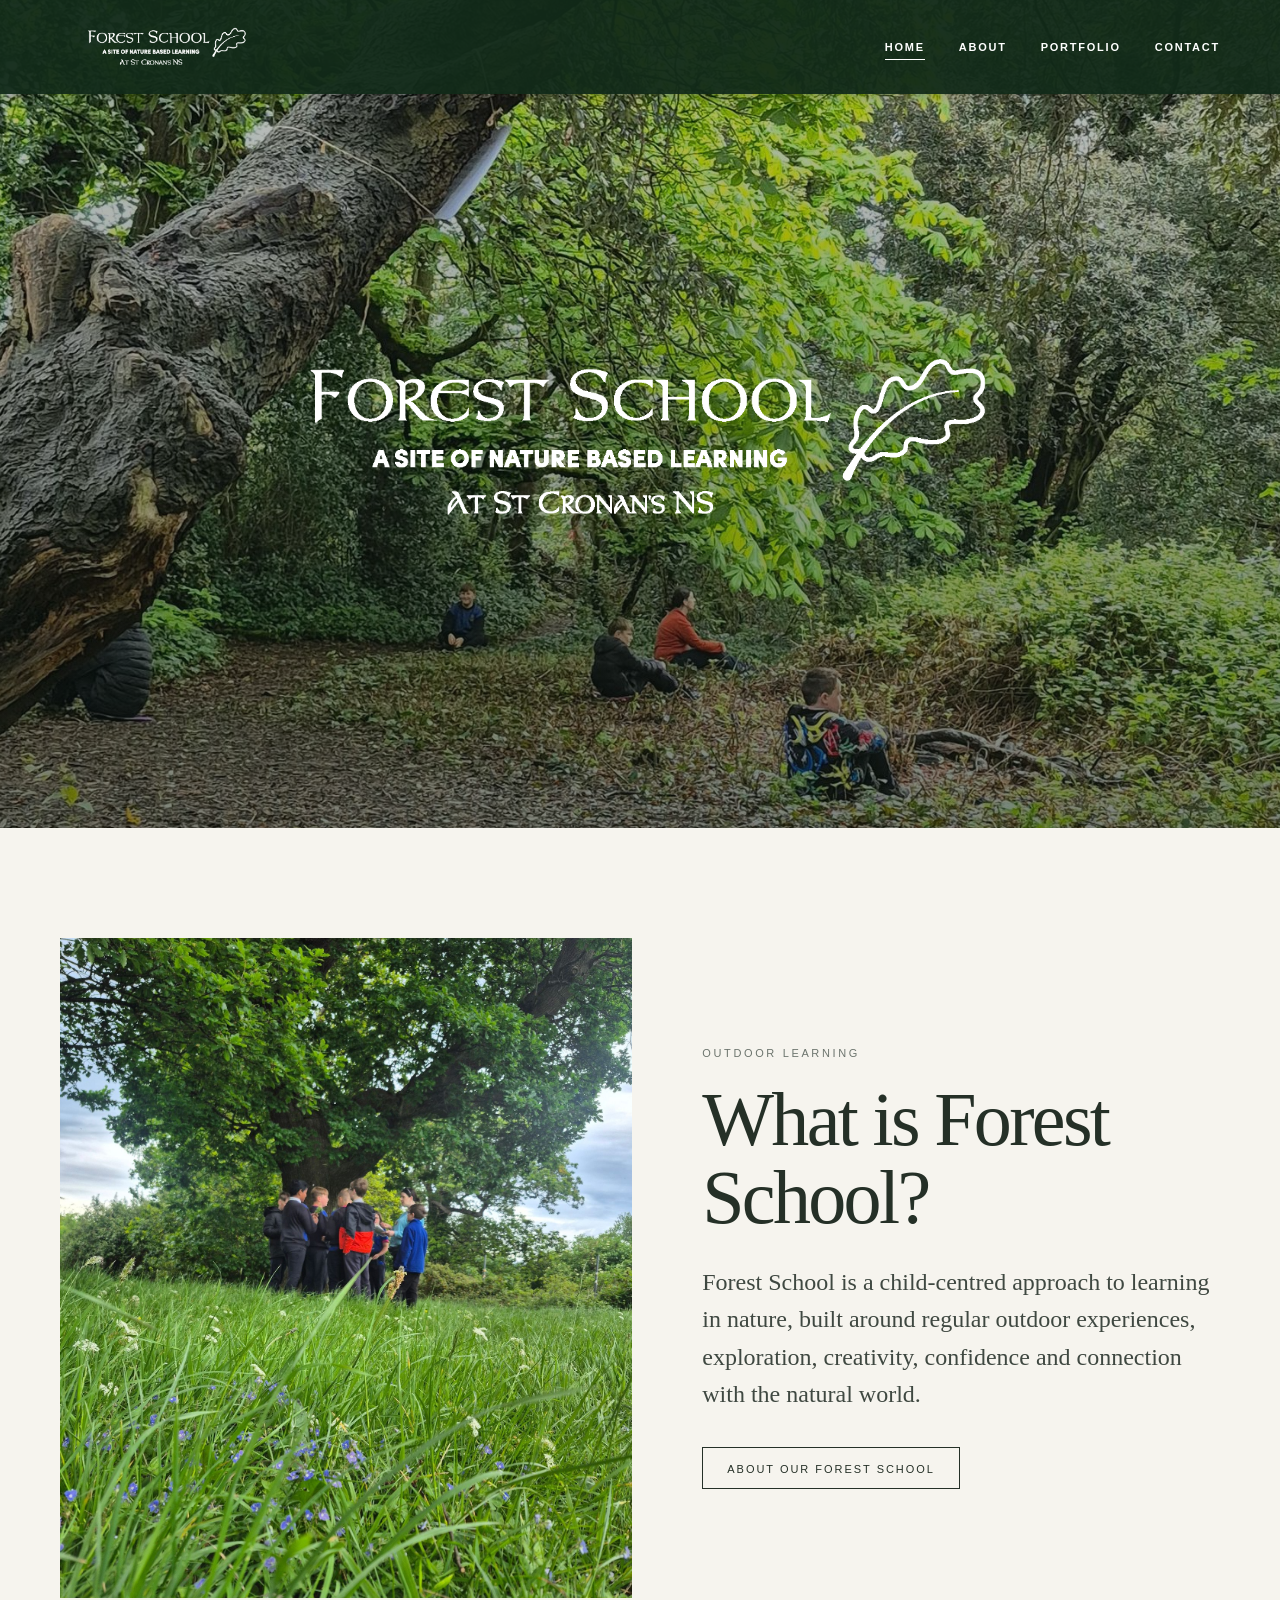
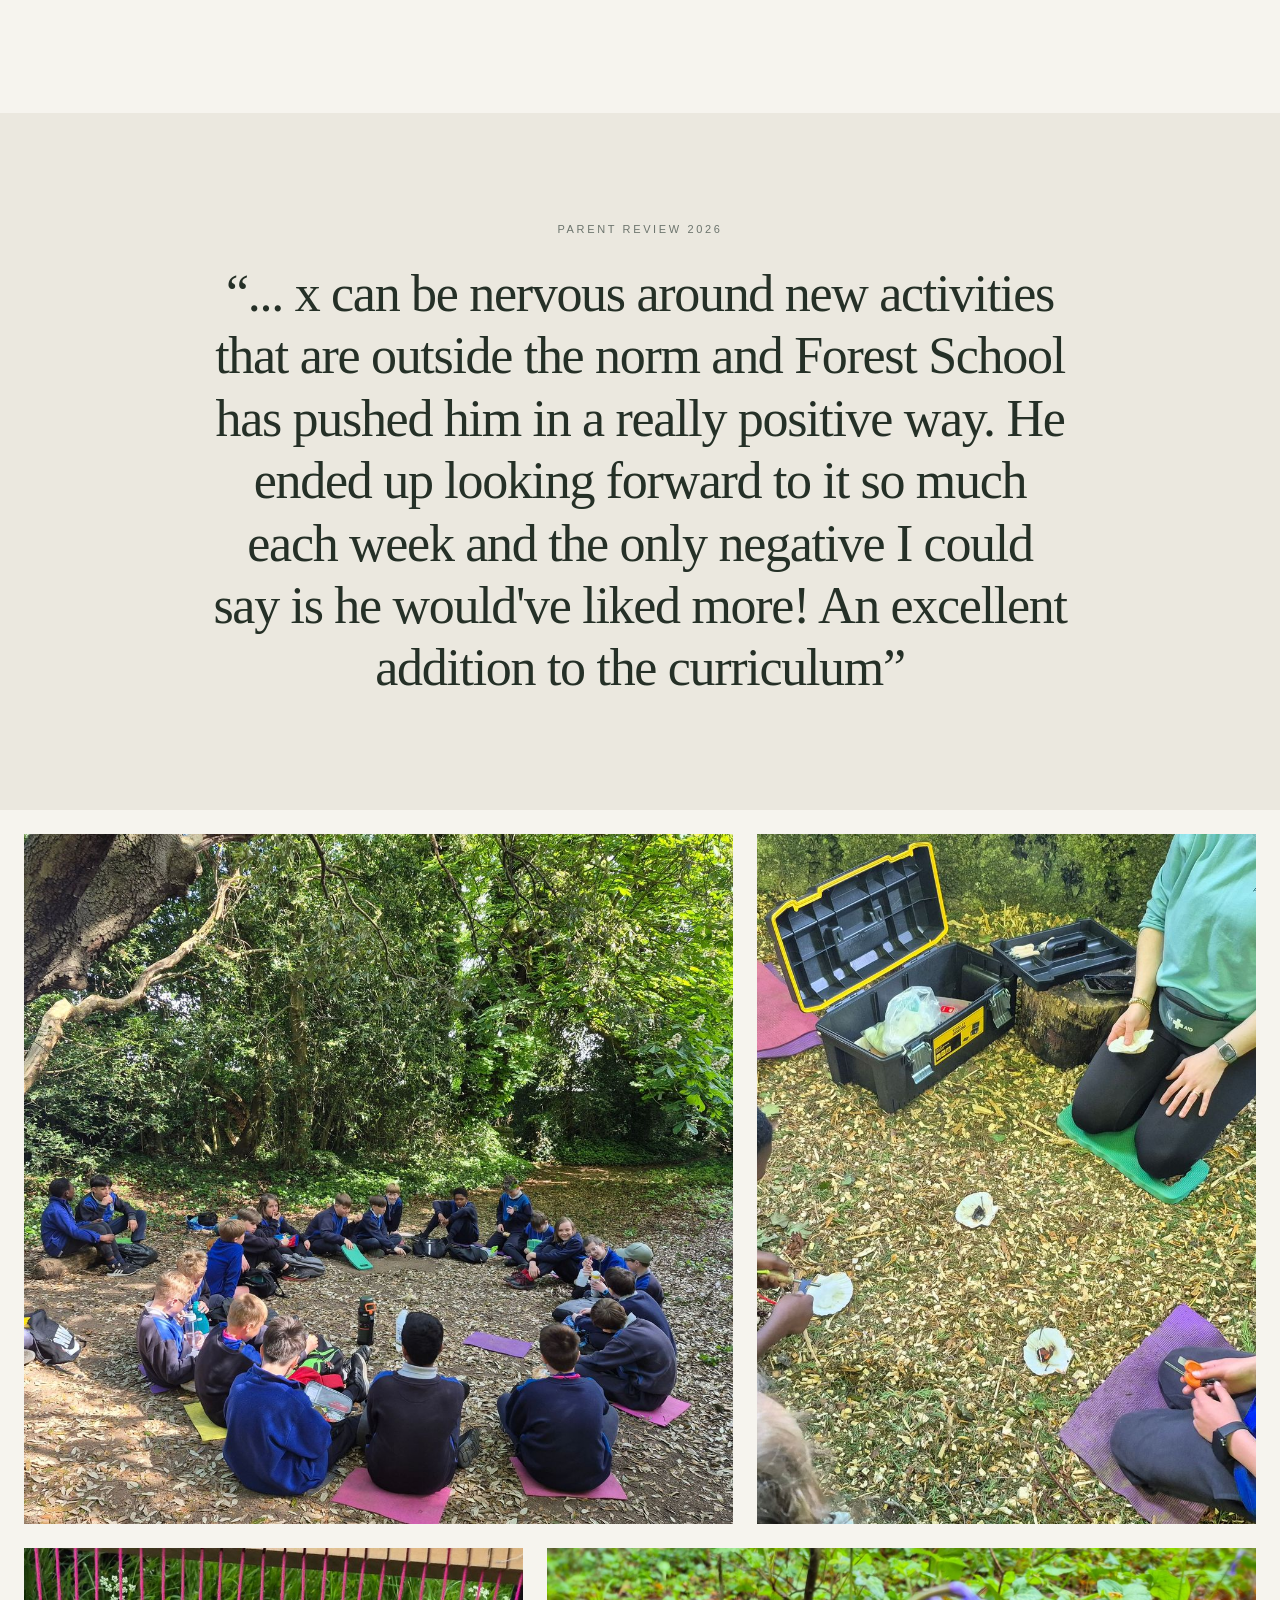
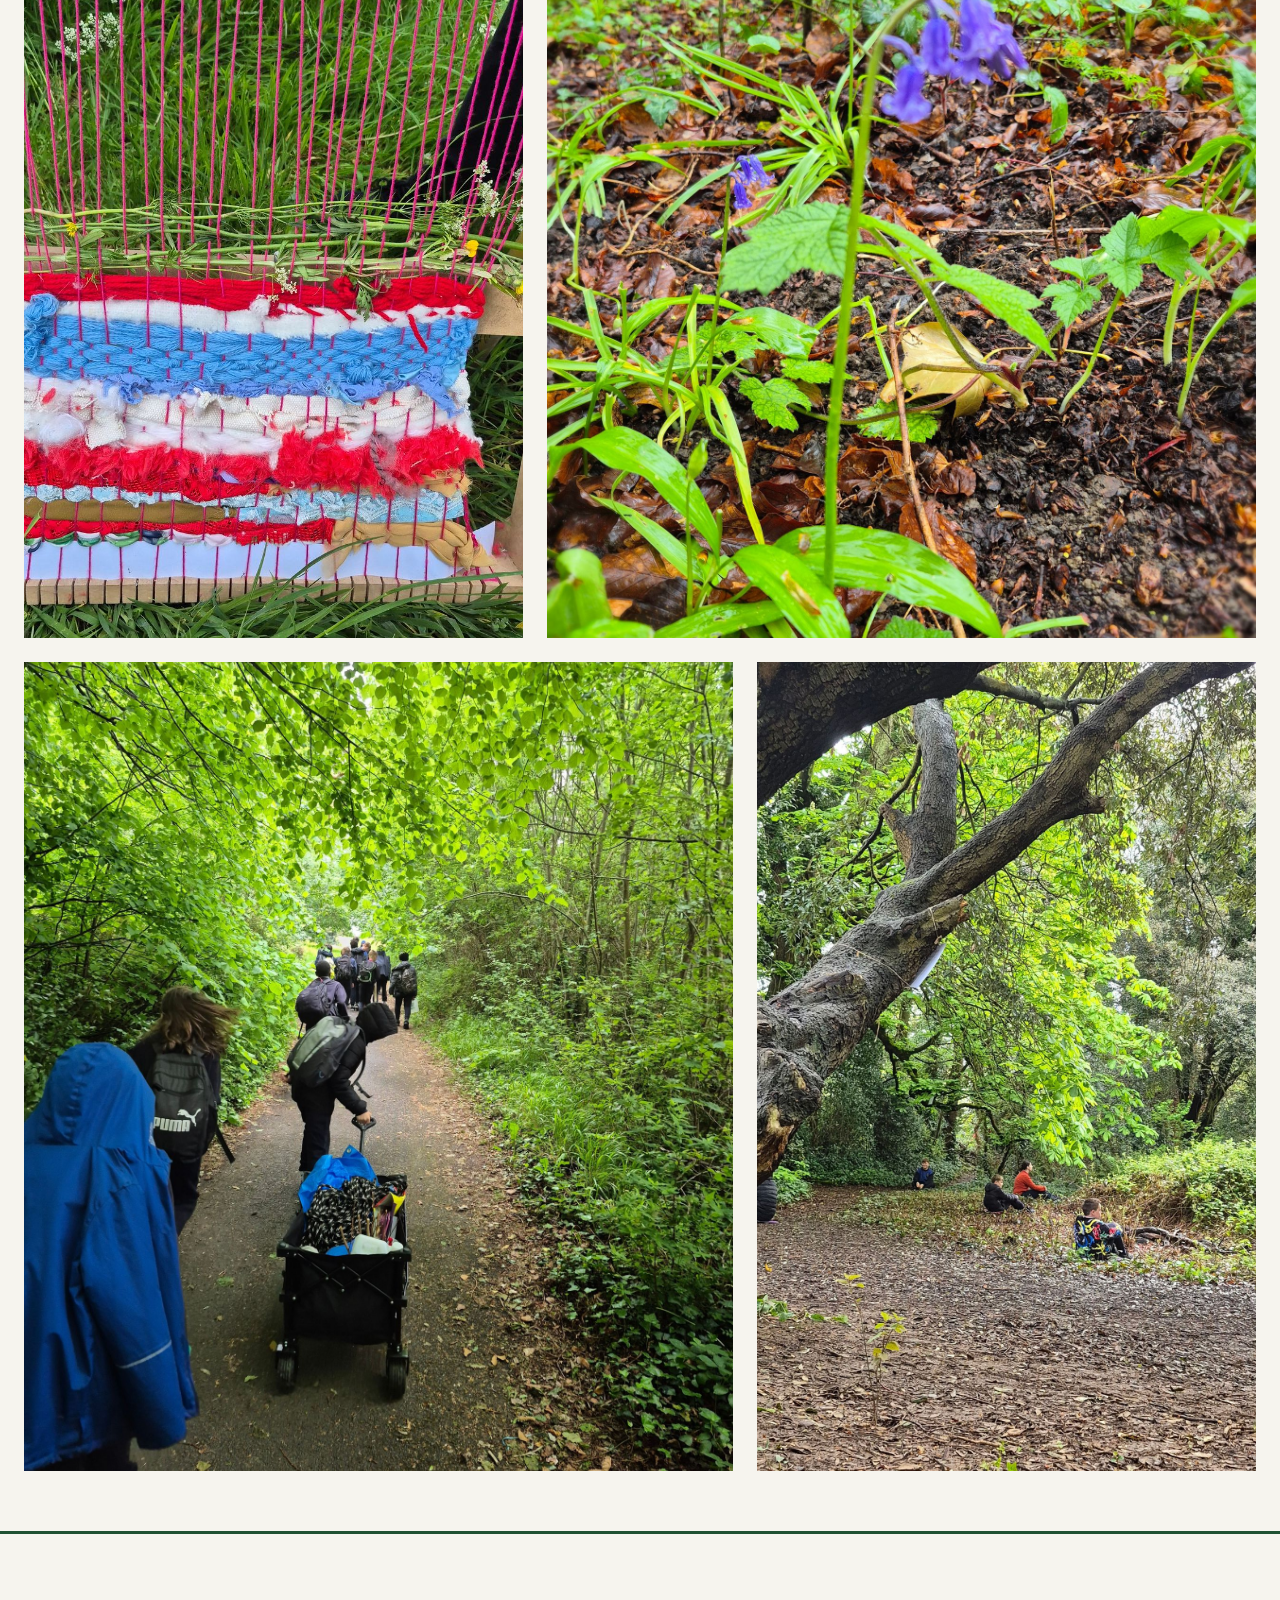
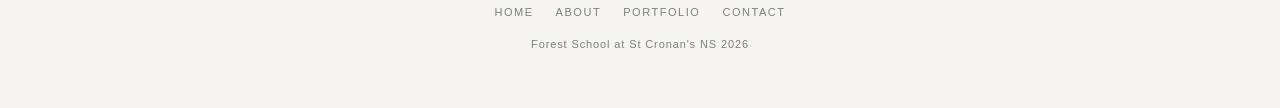
<file: index.html>
<!doctype html>
<html lang="en">
<head>
  <meta charset="utf-8" />
  <meta name="viewport" content="width=device-width,initial-scale=1" />
  <meta name="description" content="Forest School at St Cronan's NS" />
  <title>Forest School | St Cronan's NS</title>
  <link rel="icon" type="image/png" href="images/favicon.png">
  <link rel="stylesheet" href="css/style.css" />
</head>
<body>
  <header class="site-header">
    <div class="shell nav-wrap">
      <a class="brand" href="index.html" aria-label="Forest School St Cronan's home"><img src="images/logo.png" alt="Forest School at St Cronan's NS" /></a>
      <button class="nav-toggle" type="button" aria-expanded="false" aria-controls="site-menu" aria-label="Open menu"><span></span></button>
      <nav class="site-nav" id="site-menu" aria-label="Main navigation">
        <a href="index.html" aria-current="page">Home</a>
        <a href="about.html">About</a>
        <a href="portfolio.html">Portfolio</a>
        <a href="contact.html">Contact</a>
      </nav>
    </div>
  </header>

  <section class="hero" aria-label="Forest School hero image">
    <div class="hero-copy">
      <img class="hero-logo" src="images/logo.png" alt="Forest School at St Cronan's NS" />
    </div>
  </section>

  <main>
    <section class="intro">
      <div class="shell intro-grid">
        <figure class="intro-image"><img src="images/FSphotopilotgroup.jpg" alt="Gathering in the meadow" loading="lazy" /></figure>
        <div class="intro-copy">
          <div class="eyebrow">Outdoor learning</div>
          <h2>What is Forest School?</h2>
          <p>Forest School is a child-centred approach to learning in nature, built around regular outdoor experiences, exploration, creativity, confidence and connection with the natural world.</p>
          <a class="button" href="about.html">About our Forest School</a>
        </div>
      </div>
    </section>

    <section class="quote-section">
      <div class="quote-wrap">
        <div class="eyebrow">Parent review 2026</div>
        <blockquote>“... x can be nervous around new activities that are outside the norm and Forest School has pushed him in a really positive way. He ended up looking forward to it so much each week and the only negative I could say is he would've liked more! An excellent addition to the curriculum”</blockquote>
      </div>
    </section>

    <section class="gallery" aria-label="Forest School photo gallery">
      <div class="masonry">
        <figure class="tile t1"><img src="images/FSphotopilotgroupcircle.jpg" alt="Break time at Base Camp" loading="lazy" /></figure>
        <figure class="tile t2"><img src="images/FSphotopilotfairyfires.jpg" alt="Fairy Fires activity" loading="lazy" /></figure>
        <figure class="tile t3"><img src="images/FSphotopilotweaving.jpg" alt="Weaving activity" loading="lazy" /></figure>
        <figure class="tile t4"><img src="images/bluebellFSpilot.jpg" alt="Bluebell in the forest" loading="lazy" /></figure>
        <figure class="tile t5"><img src="images/FSphotopilotjourney.jpg" alt="Journey to Base Camp" loading="lazy" /></figure>
        <figure class="tile t6"><img src="images/FSphotositspotphoto.jpg" alt="Quiet reflection during a sit spot" loading="lazy" /></figure>
      </div>
    </section>
  </main>

  <footer>
    <nav class="footer-nav" aria-label="Footer navigation"><a href="index.html">Home</a><a href="about.html">About</a><a href="portfolio.html">Portfolio</a><a href="contact.html">Contact</a></nav>
    Forest School at St Cronan's NS 2026
  </footer>
<script src="js/menu.js"></script>
</body>
</html>
</file>
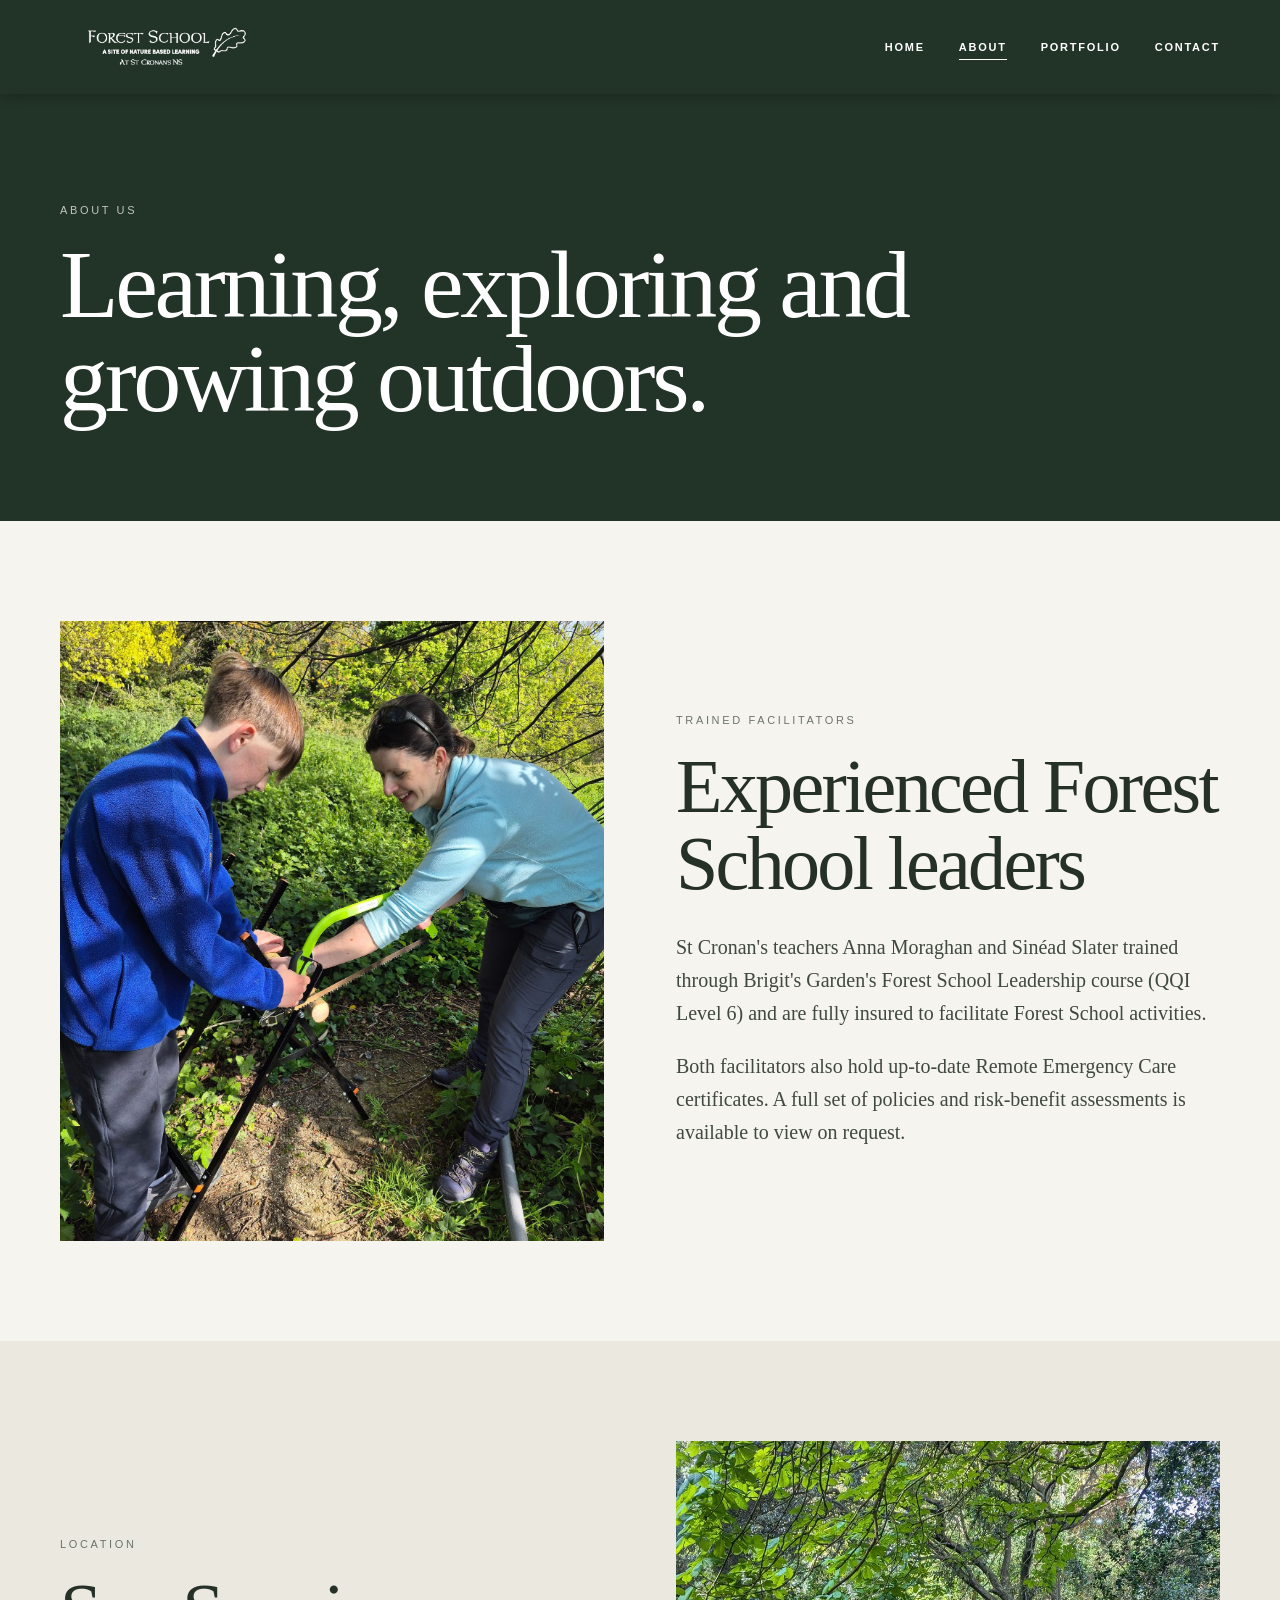
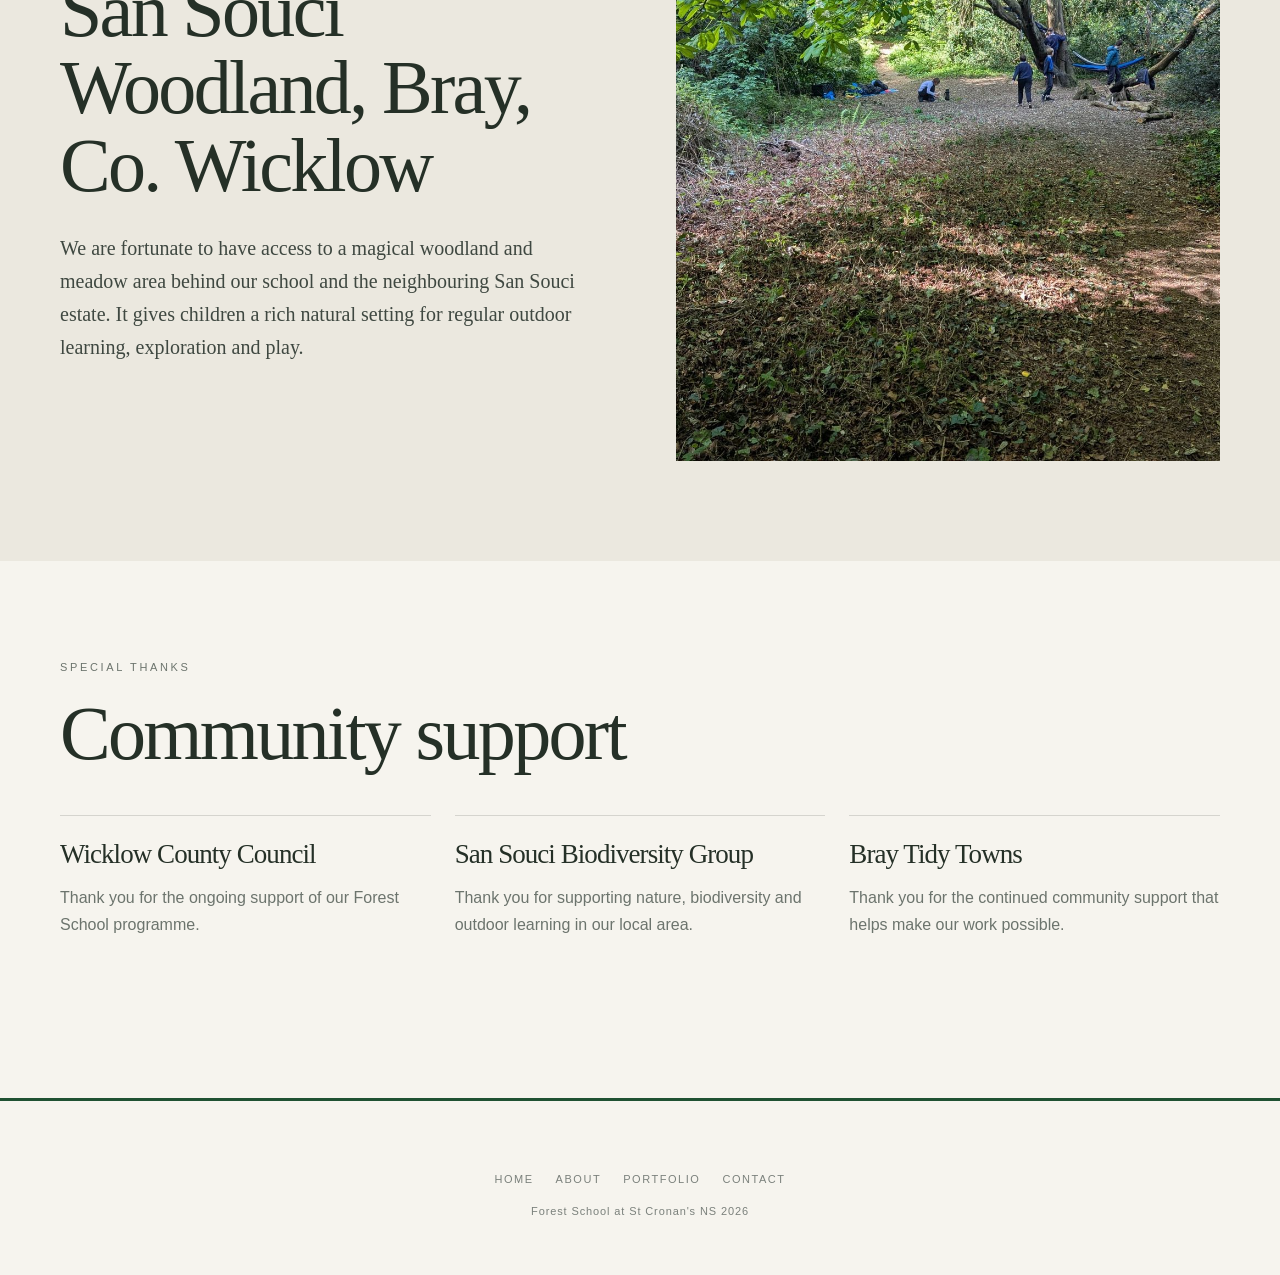
<file: about.html>
<!doctype html>
<html lang="en">
<head>
  <meta charset="utf-8" />
  <meta name="viewport" content="width=device-width,initial-scale=1" />
  <meta name="description" content="About Forest School at St Cronan's NS" />
  <title>About | Forest School St Cronan's</title>
   <link rel="icon" type="image/png" href="images/favicon.png">
  <link rel="stylesheet" href="css/style.css" />
</head>
<body>
  <header class="site-header inner-header">
    <div class="shell nav-wrap">
      <a class="brand" href="index.html" aria-label="Forest School St Cronan's home"><img src="images/logo.png" alt="Forest School at St Cronan's NS" /></a>
      <button class="nav-toggle" type="button" aria-expanded="false" aria-controls="site-menu" aria-label="Open menu"><span></span></button>
      <nav class="site-nav" id="site-menu" aria-label="Main navigation">
        <a href="index.html">Home</a><a href="about.html" aria-current="page">About</a><a href="portfolio.html">Portfolio</a><a href="contact.html">Contact</a>
      </nav>
    </div>
  </header>

  <main>
    <section class="page-hero">
      <div class="shell"><div class="eyebrow">About us</div><h1>Learning, exploring and growing outdoors.</h1></div>
    </section>

    <section class="content-section">
      <div class="shell split">
        <figure class="feature-image"><img src="images/FSphotopilotbowsaw.jpg" alt="Forest School learning activity" /></figure>
        <div class="rich-copy">
          <div class="eyebrow">Trained facilitators</div>
          <h2>Experienced Forest School leaders</h2>
          <p>St Cronan's teachers Anna Moraghan and Sinéad Slater trained through Brigit's Garden's Forest School Leadership course (QQI Level 6) and are fully insured to facilitate Forest School activities.</p>
          <p>Both facilitators also hold up-to-date Remote Emergency Care certificates. A full set of policies and risk-benefit assessments is available to view on request.</p>
        </div>
      </div>
    </section>

    <section class="content-section alt">
      <div class="shell split">
        <div class="rich-copy">
          <div class="eyebrow">Location</div>
          <h2>San Souci Woodland, Bray, Co. Wicklow</h2>
          <p>We are fortunate to have access to a magical woodland and meadow area behind our school and the neighbouring San Souci estate. It gives children a rich natural setting for regular outdoor learning, exploration and play.</p>
        </div>
        <figure class="feature-image"><img src="images/FSWoods.jpeg" alt="Children making their way through the woodland" loading="lazy" /></figure>
      </div>
    </section>

    <section class="content-section">
      <div class="shell">
        <div class="eyebrow">Special thanks</div>
        <h2>Community support</h2>
        <div class="support-grid">
          <article class="support-card"><h3>Wicklow County Council</h3><p>Thank you for the ongoing support of our Forest School programme.</p></article>
          <article class="support-card"><h3>San Souci Biodiversity Group</h3><p>Thank you for supporting nature, biodiversity and outdoor learning in our local area.</p></article>
          <article class="support-card"><h3>Bray Tidy Towns</h3><p>Thank you for the continued community support that helps make our work possible.</p></article>
        </div>
      </div>
    </section>
  </main>

  <footer><nav class="footer-nav" aria-label="Footer navigation"><a href="index.html">Home</a><a href="about.html">About</a><a href="portfolio.html">Portfolio</a><a href="contact.html">Contact</a></nav>Forest School at St Cronan's NS 2026</footer>
<script src="js/menu.js"></script>
</body>
</html>
</file>
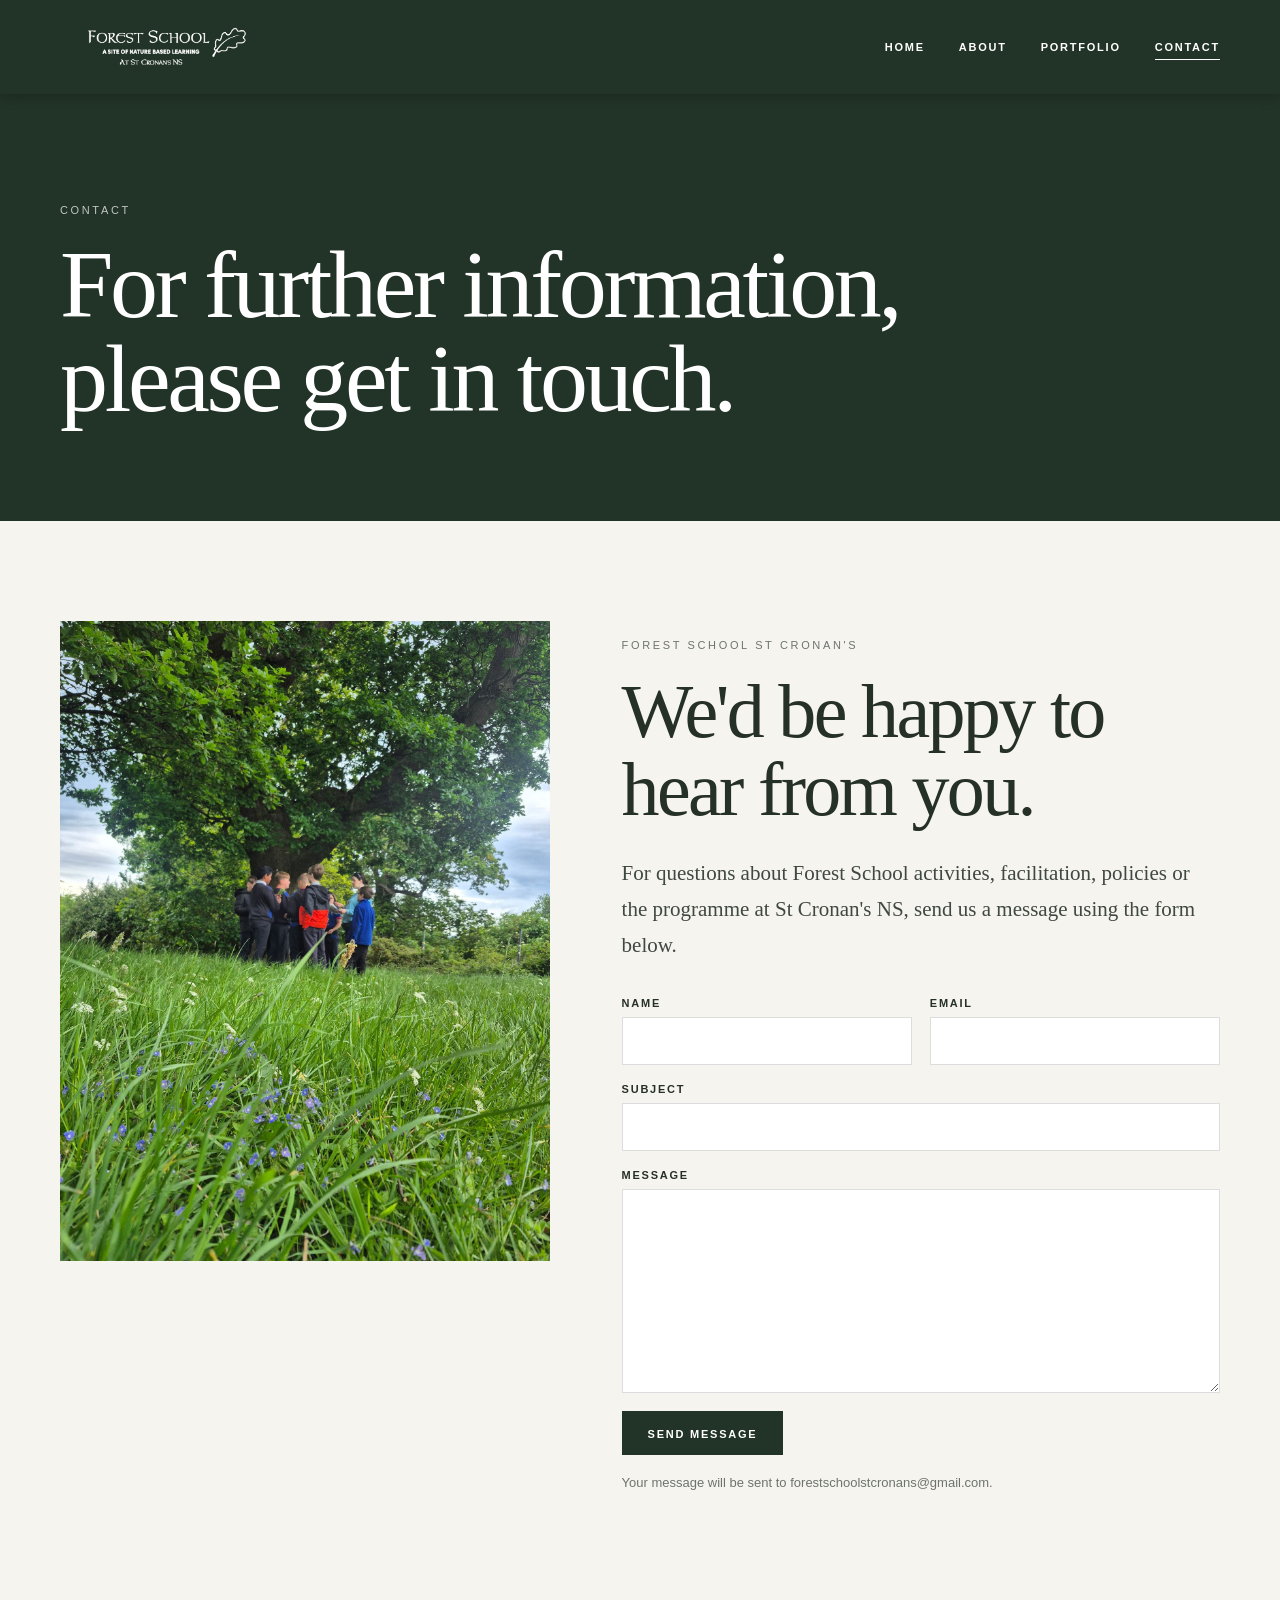
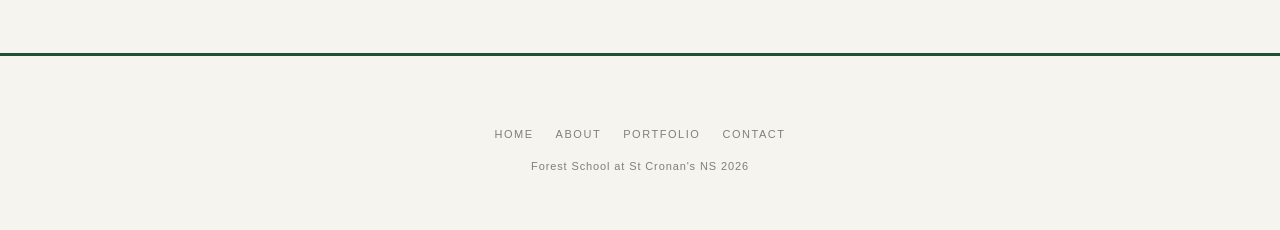
<file: contact.html>
<!doctype html>
<html lang="en">
<head>
  <meta charset="utf-8" />
  <meta name="viewport" content="width=device-width,initial-scale=1" />
  <meta name="description" content="Contact Forest School at St Cronan's NS" />
  <title>Contact | Forest School St Cronan's</title>

  <link rel="icon" type="image/png" href="images/favicon.png">
  <link rel="stylesheet" href="css/style.css" />
</head>

<body>

  <header class="site-header inner-header">
    <div class="shell nav-wrap">

      <a class="brand" href="index.html" aria-label="Forest School St Cronan's home">
        <img src="images/logo.png" alt="Forest School at St Cronan's NS" />
      </a>

      <button
        class="nav-toggle"
        type="button"
        aria-expanded="false"
        aria-controls="site-menu"
        aria-label="Open menu">
        <span></span>
      </button>

      <nav class="site-nav" id="site-menu" aria-label="Main navigation">
        <a href="index.html">Home</a>
        <a href="about.html">About</a>
        <a href="portfolio.html">Portfolio</a>
        <a href="contact.html" aria-current="page">Contact</a>
      </nav>

    </div>
  </header>

  <main>

    <section class="page-hero">
      <div class="shell">
        <div class="eyebrow">Contact</div>
        <h1>For further information, please get in touch.</h1>
      </div>
    </section>

    <section class="content-section">
      <div class="shell contact-layout">

        <figure class="contact-image">
          <img
            src="images/FSphotopilotgroup.jpg"
            alt="Children taking part in Forest School"
          />
        </figure>

        <div class="contact-panel">

          <div class="eyebrow">Forest School St Cronan's</div>

          <h2>We'd be happy to hear from you.</h2>

          <p>
            For questions about Forest School activities, facilitation,
            policies or the programme at St Cronan's NS, send us a message
            using the form below.
          </p>

          <form
            id="contact-form"
            class="contact-form"
            action="https://formsubmit.co/ajax/forestschoolstcronans@gmail.com"
            method="POST"
          >

            <input
              type="hidden"
              name="_url"
              value="https://forestschoolstcronans.ie/contact.html"
            >

            <input
              type="hidden"
              name="_subject"
              value="New Forest School Website Enquiry"
            >

            <input
              type="hidden"
              name="_template"
              value="table"
            >

            <input
              class="form-honey"
              type="text"
              name="_honey"
              tabindex="-1"
              autocomplete="off"
              aria-hidden="true"
            >

            <div class="form-row">

              <div class="form-field">
                <label for="name">Name</label>
                <input
                  id="name"
                  name="name"
                  type="text"
                  autocomplete="name"
                  required
                />
              </div>

              <div class="form-field">
                <label for="email">Email</label>
                <input
                  id="email"
                  name="email"
                  type="email"
                  autocomplete="email"
                  required
                />
              </div>

            </div>

            <div class="form-field">
              <label for="subject">Subject</label>
              <input
                id="subject"
                name="subject"
                type="text"
                required
              />
            </div>

            <div class="form-field">
              <label for="message">Message</label>
              <textarea
                id="message"
                name="message"
                rows="7"
                required
              ></textarea>
            </div>

            <button class="contact-submit" type="submit">
              Send message
            </button>

            <p id="form-status" class="form-help" role="status" aria-live="polite"></p>

            <p class="form-help">
              Your message will be sent to forestschoolstcronans@gmail.com.
            </p>

          </form>

        </div>
      </div>
    </section>

  </main>

  <footer>
    <nav class="footer-nav" aria-label="Footer navigation">
      <a href="index.html">Home</a>
      <a href="about.html">About</a>
      <a href="portfolio.html">Portfolio</a>
      <a href="contact.html">Contact</a>
    </nav>

    Forest School at St Cronan's NS 2026
  </footer>

  <script src="js/menu.js"></script>
  <script src="js/contact-ajax.js"></script>

</body>
</html>
</file>
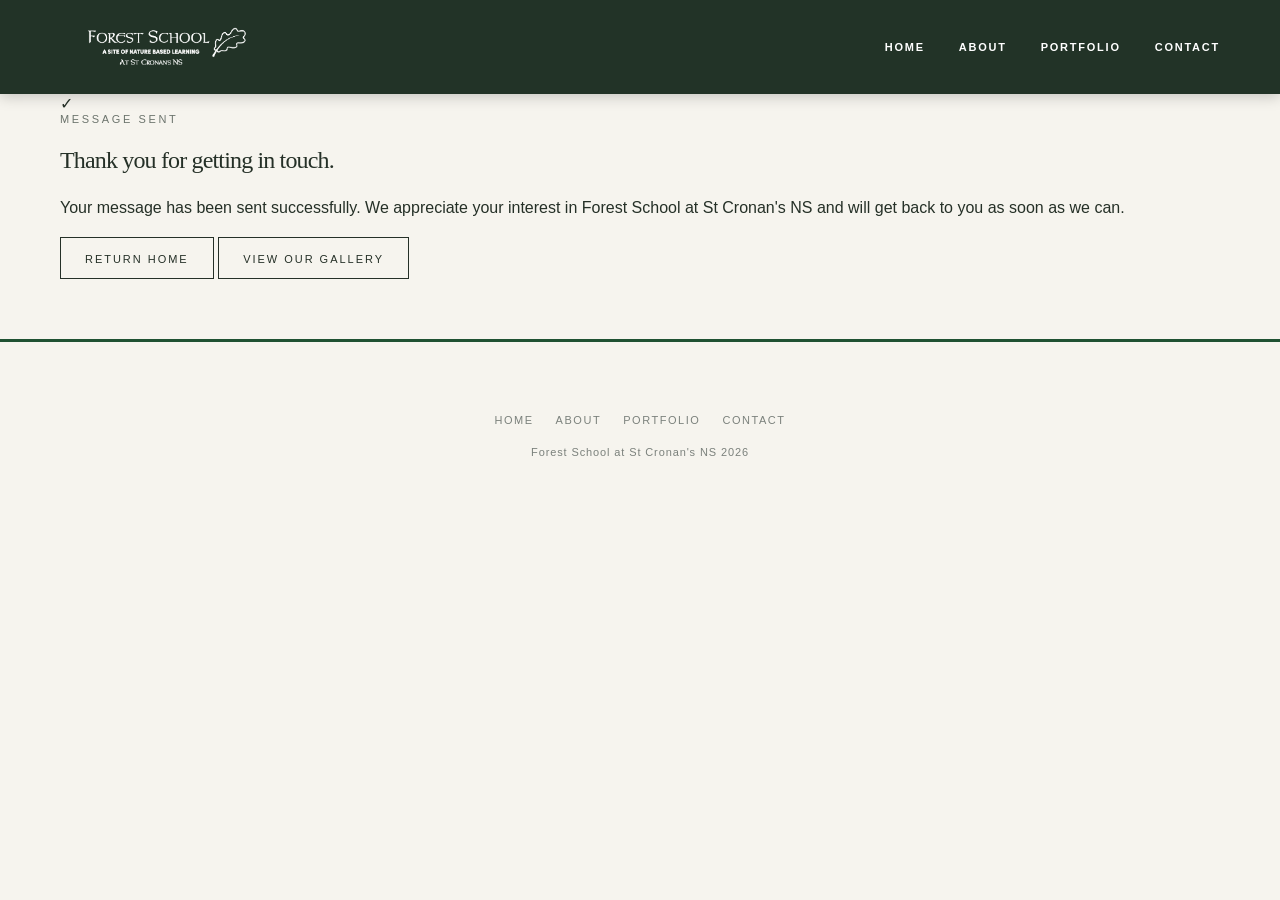
<file: thank-you.html>
<!doctype html>
<html lang="en">
<head>
  <meta charset="utf-8" />
  <meta name="viewport" content="width=device-width,initial-scale=1" />
  <meta name="description" content="Thank you for contacting Forest School at St Cronan's NS" />
  <title>Thank You | Forest School St Cronan's</title>
   <link rel="icon" type="image/png" href="images/favicon.png">
  <link rel="stylesheet" href="css/style.css" />
</head>
<body>
  <header class="site-header inner-header">
    <div class="shell nav-wrap">
      <a class="brand" href="index.html" aria-label="Forest School St Cronan's home"><img src="images/logo.png" alt="Forest School at St Cronan's NS" /></a>
      <button class="nav-toggle" type="button" aria-expanded="false" aria-controls="site-menu" aria-label="Open menu"><span></span></button>
      <nav class="site-nav" id="site-menu" aria-label="Main navigation"><a href="index.html">Home</a><a href="about.html">About</a><a href="portfolio.html">Portfolio</a><a href="contact.html">Contact</a></nav>
    </div>
  </header>

  <main class="thank-you-page">
    <section class="thank-you-panel" aria-labelledby="thank-you-title">
      <div class="thank-you-photo" aria-hidden="true"></div>
      <div class="shell thank-you-content">
        <div class="thank-you-mark" aria-hidden="true">✓</div>
        <div class="eyebrow">Message sent</div>
        <h1 id="thank-you-title">Thank you for getting in touch.</h1>
        <p>Your message has been sent successfully. We appreciate your interest in Forest School at St Cronan's NS and will get back to you as soon as we can.</p>
        <div class="thank-you-actions">
          <a class="button thank-you-primary" href="index.html">Return home</a>
          <a class="button" href="portfolio.html">View our gallery</a>
        </div>
      </div>
    </section>
  </main>

  <footer>
    <nav class="footer-nav" aria-label="Footer navigation"><a href="index.html">Home</a><a href="about.html">About</a><a href="portfolio.html">Portfolio</a><a href="contact.html">Contact</a></nav>
    Forest School at St Cronan's NS 2026
  </footer>
  <script src="js/menu.js"></script>
</body>
</html>
</file>
<file: css/style.css>
:root{
  --ink:#253027;
  --muted:#6c746d;
  --paper:#f6f4ee;
  --cream:#ebe8df;
  --green:#65725f;
  --deep:#223327;
  --line:rgba(37,48,39,.16);
  --white:#fff;
}

*{box-sizing:border-box}
html{scroll-behavior:smooth}
body{
  margin:0;
  color:var(--ink);
  background:var(--paper);
  font-family:Arial,Helvetica,sans-serif;
  -webkit-font-smoothing:antialiased;
}
body.menu-open{overflow:hidden}
img{display:block;max-width:100%}
figure{margin:0}
a{color:inherit}
button,input,textarea{font:inherit}
.shell{width:min(1160px,calc(100% - 40px));margin-inline:auto}

/* Site navigation */
.site-header{
  position:absolute;
  z-index:20;
  top:0;
  left:0;
  width:100%;
  color:var(--white);
  background:rgba(18,42,25,.94);
  box-shadow:0 2px 14px rgba(0,0,0,.22);
}
.site-header.inner-header{
  position:relative;
  background:var(--deep);
}
.nav-wrap{
  min-height:94px;
  display:flex;
  align-items:center;
  justify-content:space-between;
  gap:28px;
}
.brand{
  display:flex;
  align-items:center;
  text-decoration:none;
  min-width:0;
}
.brand img{
  width:210px;
  height:auto;
  max-height:72px;
  object-fit:contain;
}
.site-nav{display:flex;align-items:center;gap:34px}
.site-nav a{
  position:relative;
  color:inherit;
  text-decoration:none;
  text-transform:uppercase;
  letter-spacing:.16em;
  font-size:11px;
  font-weight:700;
  padding:12px 0;
}
.site-nav a::after{
  content:"";
  position:absolute;
  left:0;
  right:100%;
  bottom:5px;
  height:1px;
  background:currentColor;
  transition:right .2s ease;
}
.site-nav a:hover::after,.site-nav a[aria-current="page"]::after{right:0}
.nav-toggle{
  display:none;
  width:46px;
  height:46px;
  border:1px solid rgba(255,255,255,.6);
  background:transparent;
  color:inherit;
  padding:0;
  cursor:pointer;
  align-items:center;
  justify-content:center;
}
.nav-toggle span,.nav-toggle span::before,.nav-toggle span::after{
  display:block;
  width:20px;
  height:1px;
  background:currentColor;
  position:relative;
  transition:.2s ease;
}
.nav-toggle span::before,.nav-toggle span::after{content:"";position:absolute;left:0}
.nav-toggle span::before{top:-6px}
.nav-toggle span::after{top:6px}
.nav-toggle[aria-expanded="true"] span{background:transparent}
.nav-toggle[aria-expanded="true"] span::before{top:0;transform:rotate(45deg)}
.nav-toggle[aria-expanded="true"] span::after{top:0;transform:rotate(-45deg)}

/* Home hero */
.hero{
  min-height:92vh;
  position:relative;
  display:grid;
  place-items:center;
  isolation:isolate;
  background:var(--deep);
  overflow:hidden;
}
.hero::before{
  content:"";
  position:absolute;
  inset:0;
  z-index:-2;
  background:url('../images/FSphotositspotphoto.jpg') center 53%/cover no-repeat;
  transform:scale(1.01);
}
.hero::after{
  content:"";
  position:absolute;
  inset:0;
  z-index:-1;
  background:linear-gradient(to bottom,rgba(12,24,14,.25),rgba(12,24,14,.52));
}
.hero-copy{text-align:center;color:white;padding:130px 20px 80px}
.hero-logo{display:block;width:min(900px,88vw);height:auto;object-fit:contain;margin:0 auto}

/* Shared typography */
.eyebrow{font-size:11px;letter-spacing:.24em;text-transform:uppercase;color:var(--muted);margin-bottom:22px}
h1,h2,h3{font-family:Georgia,'Times New Roman',serif;font-weight:400;letter-spacing:-.035em}
h2{margin:0 0 28px;font-size:clamp(42px,6vw,76px);line-height:1.02}
h3{margin:0 0 16px;font-size:clamp(28px,3.5vw,42px);line-height:1.05}
p{line-height:1.7}
.button{
  display:inline-block;
  padding:15px 24px 13px;
  border:1px solid var(--ink);
  text-decoration:none;
  text-transform:uppercase;
  font-size:11px;
  letter-spacing:.18em;
  transition:.2s ease;
}
.button:hover{background:var(--ink);color:white}

/* Home sections */
.intro{padding:110px 0 115px}
.intro-grid{display:grid;grid-template-columns:1.05fr .95fr;gap:70px;align-items:center}
.intro-image{height:660px;overflow:hidden}
.intro-image img,.tile img,.feature-image img,.card-image img,.contact-image img{width:100%;height:100%;object-fit:cover}
.intro-copy p{font-family:Georgia,'Times New Roman',serif;font-size:clamp(18px,2vw,24px);line-height:1.55;margin:0 0 34px;color:#3f4841}
.quote-section{background:var(--cream);padding:110px 0}
.quote-wrap{max-width:900px;margin:auto;text-align:center;padding-inline:20px}
.quote-wrap .eyebrow{margin-bottom:28px}
blockquote{margin:0;font-family:Georgia,'Times New Roman',serif;font-size:clamp(27px,4.4vw,52px);line-height:1.2;letter-spacing:-.025em}
.gallery{padding:24px 24px 0;background:var(--paper)}
.masonry{display:grid;grid-template-columns:repeat(12,1fr);gap:24px;grid-auto-rows:95px}
.tile{overflow:hidden;background:#ddd}
.tile img{transition:transform .7s cubic-bezier(.2,.7,.2,1)}
.tile:hover img{transform:scale(1.025)}
.t1{grid-column:1/8;grid-row:span 6}.t2{grid-column:8/13;grid-row:span 6}.t3{grid-column:1/6;grid-row:span 6}
.t4{grid-column:6/13;grid-row:span 6}.t5{grid-column:1/8;grid-row:span 7}.t6{grid-column:8/13;grid-row:span 7}

/* Inner pages */
.page-hero{background:var(--deep);color:white;padding:110px 0 95px}
.page-hero .eyebrow{color:rgba(255,255,255,.72)}
.page-hero h1{margin:0;max-width:900px;font-size:clamp(50px,8vw,96px);line-height:.98}
.page-hero p{max-width:700px;margin:24px 0 0;color:rgba(255,255,255,.82);font-family:Georgia,'Times New Roman',serif;font-size:clamp(18px,2vw,23px)}
.content-section{padding:100px 0}
.content-section.alt{background:var(--cream)}
.split{display:grid;grid-template-columns:1fr 1fr;gap:72px;align-items:center}
.feature-image{height:620px;overflow:hidden}
.rich-copy{max-width:610px}
.rich-copy p{font-family:Georgia,'Times New Roman',serif;font-size:20px;line-height:1.65;color:#3f4841}
.rich-copy p:last-child{margin-bottom:0}
.support-grid{display:grid;grid-template-columns:repeat(3,1fr);gap:24px;margin-top:42px}
.support-card{border-top:1px solid var(--line);padding-top:24px}
.support-card h3{font-size:27px}
.support-card p{color:var(--muted);margin-bottom:0}

/* Portfolio */
.portfolio-grid{display:grid;grid-template-columns:repeat(12,1fr);gap:22px}
.portfolio-card{overflow:hidden;position:relative;background:#ddd;min-height:360px}
.portfolio-card img{width:100%;height:100%;object-fit:cover;transition:transform .6s ease}
.portfolio-card:hover img{transform:scale(1.025)}
.portfolio-card:nth-child(1),.portfolio-card:nth-child(4){grid-column:span 7}
.portfolio-card:nth-child(2),.portfolio-card:nth-child(3){grid-column:span 5}
.portfolio-card:nth-child(5),.portfolio-card:nth-child(6){grid-column:span 6}
.portfolio-card.tall{min-height:520px}
.card-caption{position:absolute;inset:auto 0 0;padding:50px 22px 20px;color:white;background:linear-gradient(transparent,rgba(0,0,0,.62));font-size:12px;letter-spacing:.12em;text-transform:uppercase}

/* Contact */
.contact-layout{display:grid;grid-template-columns:.9fr 1.1fr;gap:72px;align-items:start}
.contact-image{height:640px;overflow:hidden}
.contact-panel{padding-top:18px}
.contact-panel p{font-family:Georgia,'Times New Roman',serif;font-size:21px;color:#3f4841;max-width:590px}
.contact-note{margin-top:36px;padding-top:28px;border-top:1px solid var(--line);font-size:14px;color:var(--muted)}

.contact-form{margin-top:34px;max-width:650px}
.form-row{display:grid;grid-template-columns:1fr 1fr;gap:18px}
.form-field{display:flex;flex-direction:column;gap:8px;margin-bottom:18px}
.form-field label{font-size:11px;letter-spacing:.16em;text-transform:uppercase;color:var(--ink);font-weight:700}
.form-field input,.form-field textarea{width:100%;border:1px solid var(--line);background:#fff;color:var(--ink);font:inherit;font-size:16px;padding:14px 15px;border-radius:0;transition:border-color .2s ease,box-shadow .2s ease}
.form-field textarea{min-height:170px;resize:vertical;line-height:1.55}
.form-field input:focus,.form-field textarea:focus{outline:none;border-color:#58745a;box-shadow:0 0 0 3px rgba(88,116,90,.14)}
.contact-submit{appearance:none;border:1px solid var(--deep);background:var(--deep);color:white;padding:16px 25px 14px;font:inherit;font-size:11px;font-weight:700;letter-spacing:.16em;text-transform:uppercase;cursor:pointer;transition:background .2s ease,color .2s ease}
.contact-submit:hover,.contact-submit:focus-visible{background:transparent;color:var(--deep)}
.form-help{margin:18px 0 0!important;font-family:inherit!important;font-size:13px!important;line-height:1.55!important;color:var(--muted)!important}
.form-honey{position:absolute!important;left:-9999px!important;width:1px!important;height:1px!important;overflow:hidden!important}

footer{padding:72px 20px 58px;text-align:center;color:#7b817c;font-size:11px;letter-spacing:.08em}
footer a{text-decoration:none}
.footer-nav{display:flex;justify-content:center;gap:22px;flex-wrap:wrap;margin-bottom:20px}
.footer-nav a{text-transform:uppercase;letter-spacing:.14em}

@media (max-width:900px){
  .nav-toggle{display:flex;z-index:30}
  .site-nav{
    position:fixed;
    inset:0;
    min-height:100dvh;
    background:var(--deep);
    display:flex;
    flex-direction:column;
    justify-content:center;
    align-items:center;
    gap:20px;
    opacity:0;
    visibility:hidden;
    transform:translateY(-10px);
    transition:.2s ease;
  }
  .site-nav.is-open{opacity:1;visibility:visible;transform:none}
  .site-nav a{font-family:Georgia,'Times New Roman',serif;font-size:32px;text-transform:none;letter-spacing:0;font-weight:400}
  .brand{position:relative;z-index:30}
  .brand img{width:175px}
  .split,.contact-layout{grid-template-columns:1fr;gap:44px}
  .form-row{grid-template-columns:1fr;gap:0}
  .feature-image,.contact-image{height:min(76vw,600px)}
  .support-grid{grid-template-columns:1fr}
}

@media (max-width:800px){
  .shell{width:min(100% - 28px,1160px)}
  .nav-wrap{min-height:80px}
  .hero{min-height:78vh}
  .hero-copy{padding-top:120px}
  .intro,.content-section{padding:78px 0}
  .intro-grid{grid-template-columns:1fr;gap:45px}
  .intro-image{height:72vw;min-height:390px;max-height:620px}
  .gallery{padding:14px 14px 0}
  .masonry{display:block}
  .tile{height:auto;aspect-ratio:4/3;margin-bottom:14px}
  .t2,.t5{aspect-ratio:3/4}
  .quote-section{padding:78px 0}
  .page-hero{padding:80px 0 68px}
  .portfolio-grid{display:block}
  .portfolio-card,.portfolio-card.tall{min-height:0;aspect-ratio:4/3;margin-bottom:14px}
  .portfolio-card:nth-child(2),.portfolio-card:nth-child(5){aspect-ratio:3/4}
}

@media (max-width:520px){
  .brand img{width:145px}
  .nav-toggle{width:42px;height:42px}
  .hero{min-height:68vh}
  .intro-image{min-height:320px}
  .rich-copy p,.contact-panel p{font-size:18px}
  footer{padding:54px 18px 42px}
}

/* =========================================================
   Growing Portfolio Gallery
   The gallery content is generated from files in /images.
   ========================================================= */
.portfolio-section{padding-top:88px}
.gallery-intro{
  display:grid;
  grid-template-columns:minmax(0,1fr) minmax(260px,430px);
  gap:48px;
  align-items:end;
  margin-bottom:52px;
  padding-bottom:34px;
  border-bottom:1px solid var(--line);
}
.gallery-intro h2{margin-bottom:0}
.gallery-intro p{
  margin:0;
  color:var(--muted);
  font-family:Georgia,'Times New Roman',serif;
  font-size:18px;
  line-height:1.65;
}

/* CSS columns give photographs a natural masonry layout without cropping. */
.portfolio-masonry{
  columns:3;
  column-gap:18px;
}
.portfolio-item{
  display:inline-block;
  width:100%;
  margin:0 0 18px;
  break-inside:avoid;
  -webkit-column-break-inside:avoid;
  background:#dfe2dc;
  overflow:hidden;
}
.portfolio-photo{
  display:block;
  width:100%;
  padding:0;
  border:0;
  background:none;
  color:white;
  cursor:zoom-in;
  position:relative;
  overflow:hidden;
  text-align:left;
}
.portfolio-photo img{
  width:100%;
  height:auto;
  display:block;
  transition:transform .55s cubic-bezier(.2,.7,.2,1),filter .35s ease;
}
.portfolio-photo-overlay{
  position:absolute;
  inset:auto 0 0;
  display:flex;
  justify-content:space-between;
  align-items:center;
  gap:16px;
  padding:42px 18px 16px;
  background:linear-gradient(transparent,rgba(12,25,15,.74));
  color:#fff;
  font-size:10px;
  font-weight:700;
  letter-spacing:.18em;
  text-transform:uppercase;
  opacity:0;
  transform:translateY(8px);
  transition:opacity .25s ease,transform .25s ease;
  pointer-events:none;
}
.portfolio-plus{
  display:grid;
  place-items:center;
  width:32px;
  height:32px;
  border:1px solid rgba(255,255,255,.7);
  border-radius:50%;
  font-size:20px;
  font-weight:300;
  line-height:1;
}
.portfolio-photo:hover img{transform:scale(1.025);filter:brightness(.93)}
.portfolio-photo:hover .portfolio-photo-overlay,
.portfolio-photo:focus-visible .portfolio-photo-overlay{opacity:1;transform:none}
.portfolio-photo:focus-visible{outline:3px solid #789174;outline-offset:4px}
.gallery-empty{
  margin:44px 0 0;
  padding:38px;
  border:1px solid var(--line);
  text-align:center;
  color:var(--muted);
  font-family:Georgia,'Times New Roman',serif;
  font-size:19px;
}

/* Full-screen photo viewer */
body.lightbox-open{overflow:hidden}
.gallery-lightbox[hidden]{display:none!important}
.gallery-lightbox{
  position:fixed;
  inset:0;
  z-index:100;
  display:grid;
  grid-template-columns:74px minmax(0,1fr) 74px;
  grid-template-rows:auto minmax(0,1fr);
  align-items:center;
  background:rgba(11,20,13,.97);
  color:#fff;
  padding:20px 24px 24px;
}
.lightbox-topbar{
  grid-column:1/-1;
  display:flex;
  align-items:center;
  justify-content:space-between;
  min-height:58px;
  padding:0 4px 12px;
  border-bottom:1px solid rgba(255,255,255,.14);
}
.lightbox-count{
  font-size:11px;
  font-weight:700;
  letter-spacing:.2em;
  color:rgba(255,255,255,.72);
}
.lightbox-close,
.lightbox-nav{
  border:1px solid rgba(255,255,255,.32);
  color:#fff;
  background:rgba(255,255,255,.04);
  cursor:pointer;
  transition:background .2s ease,border-color .2s ease;
}
.lightbox-close:hover,.lightbox-nav:hover,
.lightbox-close:focus-visible,.lightbox-nav:focus-visible{
  background:rgba(255,255,255,.12);
  border-color:rgba(255,255,255,.72);
}
.lightbox-close:focus-visible,.lightbox-nav:focus-visible{outline:2px solid white;outline-offset:3px}
.lightbox-close{
  width:44px;
  height:44px;
  font-size:31px;
  line-height:1;
}
.lightbox-nav{
  width:52px;
  height:70px;
  justify-self:center;
  font-family:Georgia,'Times New Roman',serif;
  font-size:48px;
  font-weight:300;
  line-height:.8;
}
.lightbox-prev{grid-column:1;grid-row:2}
.lightbox-next{grid-column:3;grid-row:2}
.lightbox-figure{
  grid-column:2;
  grid-row:2;
  width:100%;
  height:100%;
  min-width:0;
  min-height:0;
  display:grid;
  grid-template-rows:minmax(0,1fr) auto;
  align-items:center;
  justify-items:center;
  padding:24px 18px 4px;
}
.lightbox-figure img{
  max-width:100%;
  max-height:calc(100vh - 150px);
  width:auto;
  height:auto;
  object-fit:contain;
  box-shadow:0 12px 44px rgba(0,0,0,.35);
}
.lightbox-figure figcaption{
  max-width:720px;
  padding-top:13px;
  color:rgba(255,255,255,.7);
  text-align:center;
  font-family:Georgia,'Times New Roman',serif;
  font-size:14px;
}

@media (max-width:900px){
  .portfolio-masonry{columns:2}
  .gallery-intro{grid-template-columns:1fr;gap:18px;align-items:start;margin-bottom:38px}
}

@media (max-width:620px){
  .portfolio-section{padding-top:62px}
  .portfolio-masonry{columns:1;column-gap:0}
  .portfolio-item{margin-bottom:14px}
  .portfolio-photo-overlay{opacity:1;transform:none;padding-top:55px;background:linear-gradient(transparent,rgba(12,25,15,.58))}
  .gallery-lightbox{
    grid-template-columns:54px minmax(0,1fr) 54px;
    padding:12px 10px 16px;
  }
  .lightbox-topbar{padding-bottom:8px}
  .lightbox-nav{width:44px;height:58px;font-size:40px}
  .lightbox-figure{padding:14px 4px 2px}
  .lightbox-figure img{max-height:calc(100vh - 135px)}
  .lightbox-figure figcaption{font-size:12px;padding-inline:8px}
}

@media (prefers-reduced-motion:reduce){
  .portfolio-photo img,.portfolio-photo-overlay{transition:none}
}

/* Space between final images and footer */
footer {
    margin-top: 60px;
    border-top: 3px solid #1f5132;
}

@media (max-width: 768px) {
    footer {
        margin-top: 40px;
    }
}
</file>
